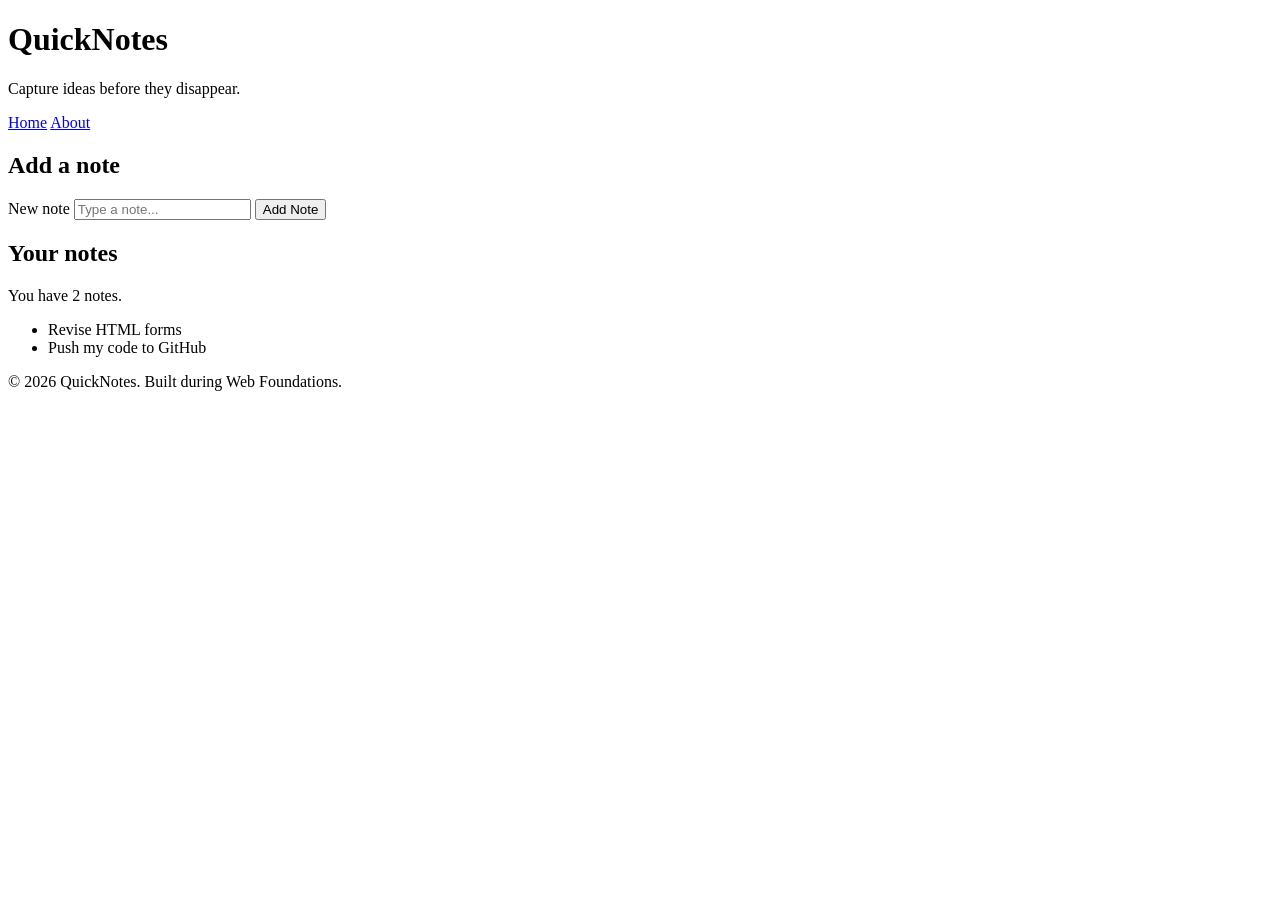
<file: day1/index.html>
<!DOCTYPE html>
<html lang="en">
  <head>
    <meta charset="UTF-8" />
    <meta name="viewport" content="width=device-width, initial-scale=1.0" />
    <title>QuickNotes</title>
  </head>

  <body>
    <header>
      <h1>QuickNotes</h1>
      <p>Capture ideas before they disappear.</p>

      <nav>
        <a href="index.html">Home</a>
        <a href="about.html">About</a>
      </nav>
    </header>

    <main>
      <section>
        <h2>Add a note</h2>

        <form id="note-form">
          <label for="note-input">New note</label>
          <input
            type="text"
            id="note-input"
            placeholder="Type a note..."
            required
          />
          <button type="submit">Add Note</button>
        </form>
      </section>

      <section>
        <h2>Your notes</h2>
        <p id="note-count">You have 2 notes.</p>

        <ul id="notes-list">
          <li>Revise HTML forms</li>
          <li>Push my code to GitHub</li>
        </ul>
      </section>
    </main>

    <footer>
      <p>&copy; 2026 QuickNotes. Built during Web Foundations.</p>
    </footer>
  </body>
</html>
</file>
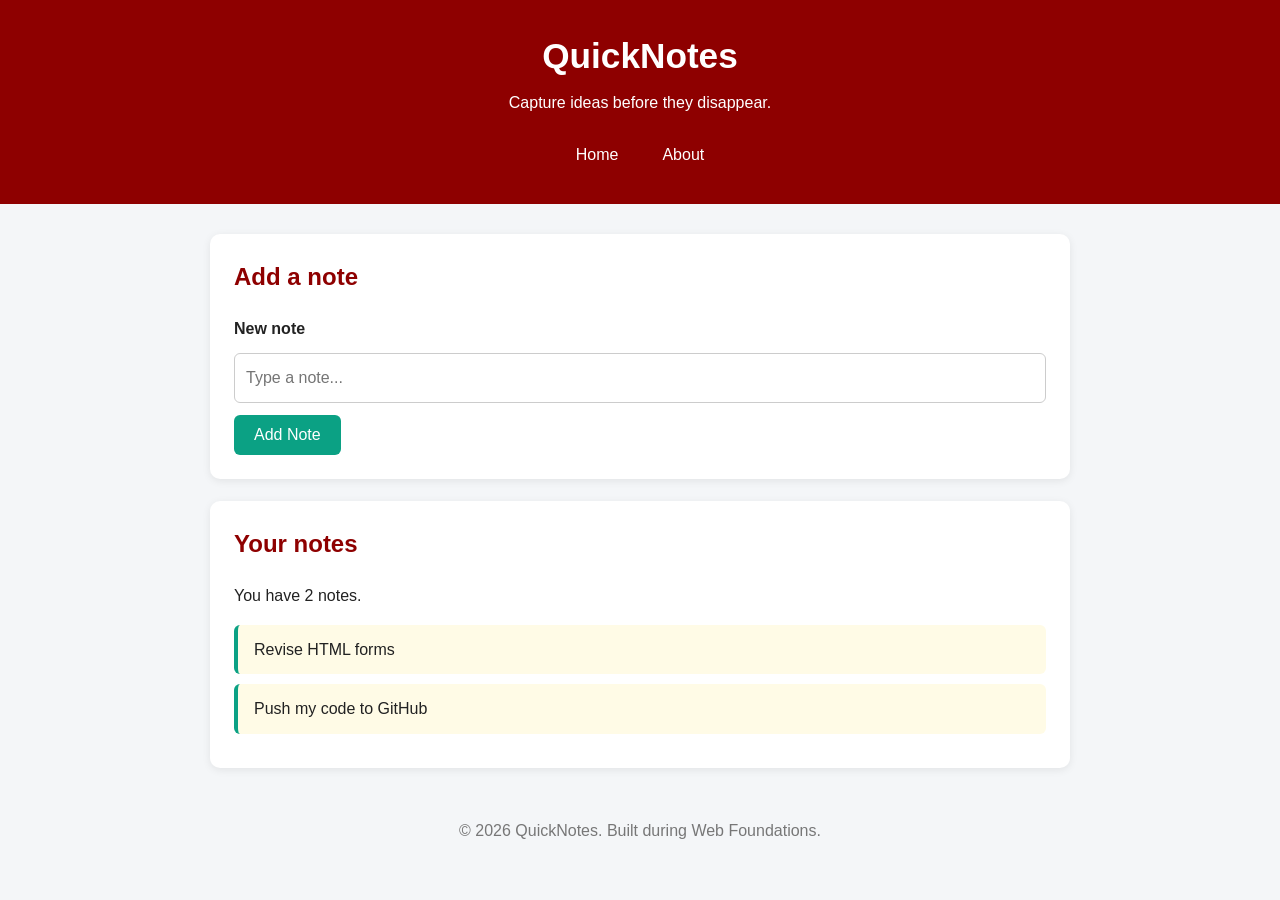
<file: day2/index.html>
<!DOCTYPE html>
<html lang="en">
  <head>
    <meta charset="UTF-8" />
    <meta name="viewport" content="width=device-width, initial-scale=1.0" />
    <title>QuickNotes</title>
    <link rel="stylesheet" href="style.css" />
  </head>

  <body>
    <header>
      <h1>QuickNotes</h1>
      <p>Capture ideas before they disappear.</p>

      <nav>
        <a href="index.html">Home</a>
        <a href="about.html">About</a>
      </nav>
    </header>

    <main>
      <section>
        <h2>Add a note</h2>

        <form id="note-form">
          <label for="note-input">New note</label>
          <input
            type="text"
            id="note-input"
            placeholder="Type a note..."
            required
          />
          <button type="submit">Add Note</button>
        </form>
      </section>

      <section>
        <h2>Your notes</h2>
        <p id="note-count">You have 2 notes.</p>

        <ul id="notes-list">
          <li>Revise HTML forms</li>
          <li>Push my code to GitHub</li>
        </ul>
      </section>
    </main>

    <footer>
      <p>&copy; 2026 QuickNotes. Built during Web Foundations.</p>
    </footer>
  </body>
</html>
</file>
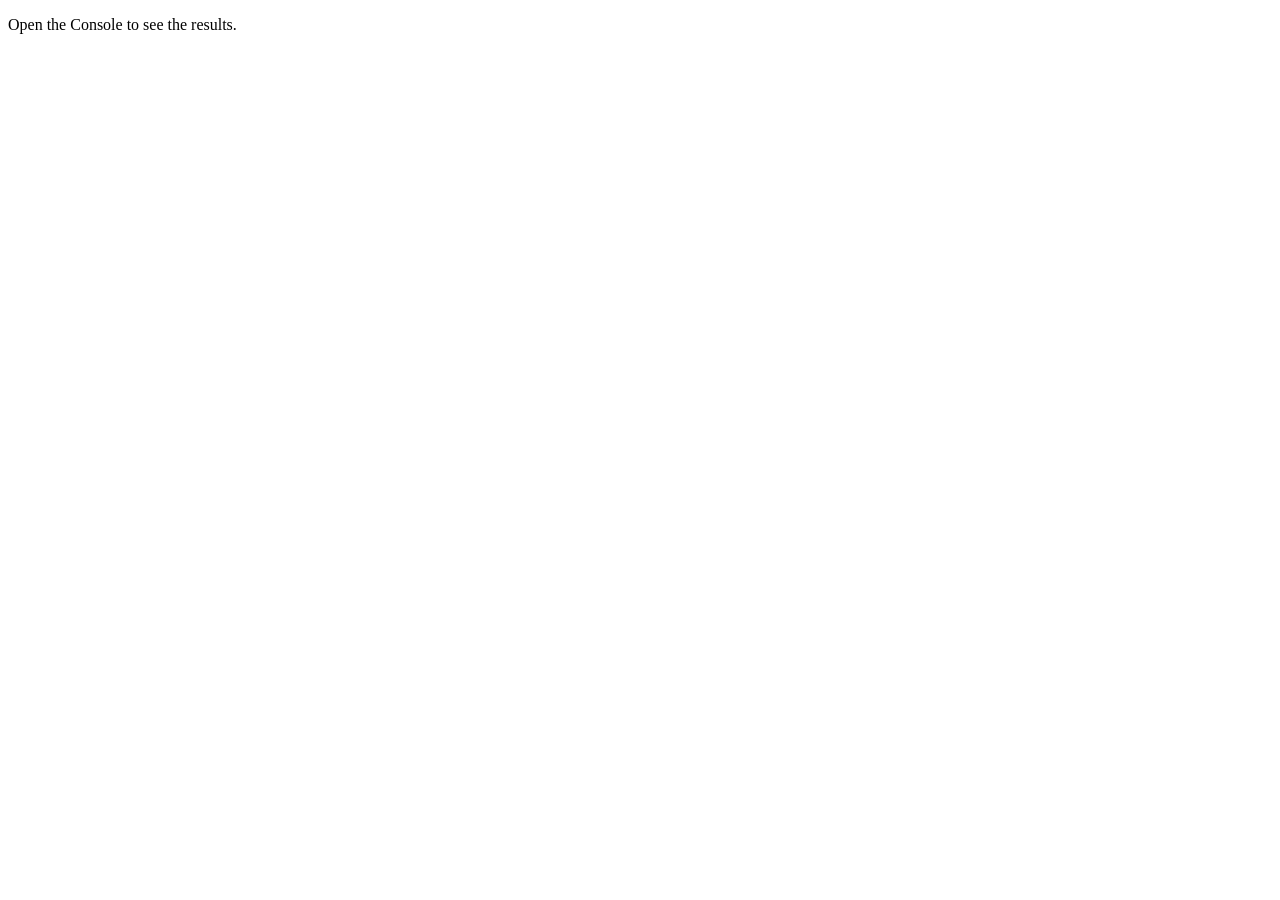
<file: day3/index.html>
<!DOCTYPE html>
<html lang="en">
  <head>
    <meta charset="UTF-8" />
    <meta name="viewport" content="width=device-width, initial-scale=1.0" />
    <title>Notes Toolkit</title>
    <script src="script.js" defer></script>
  </head>

  <body>
    <p>Open the Console to see the results.</p>
  </body>
</html>
</file>
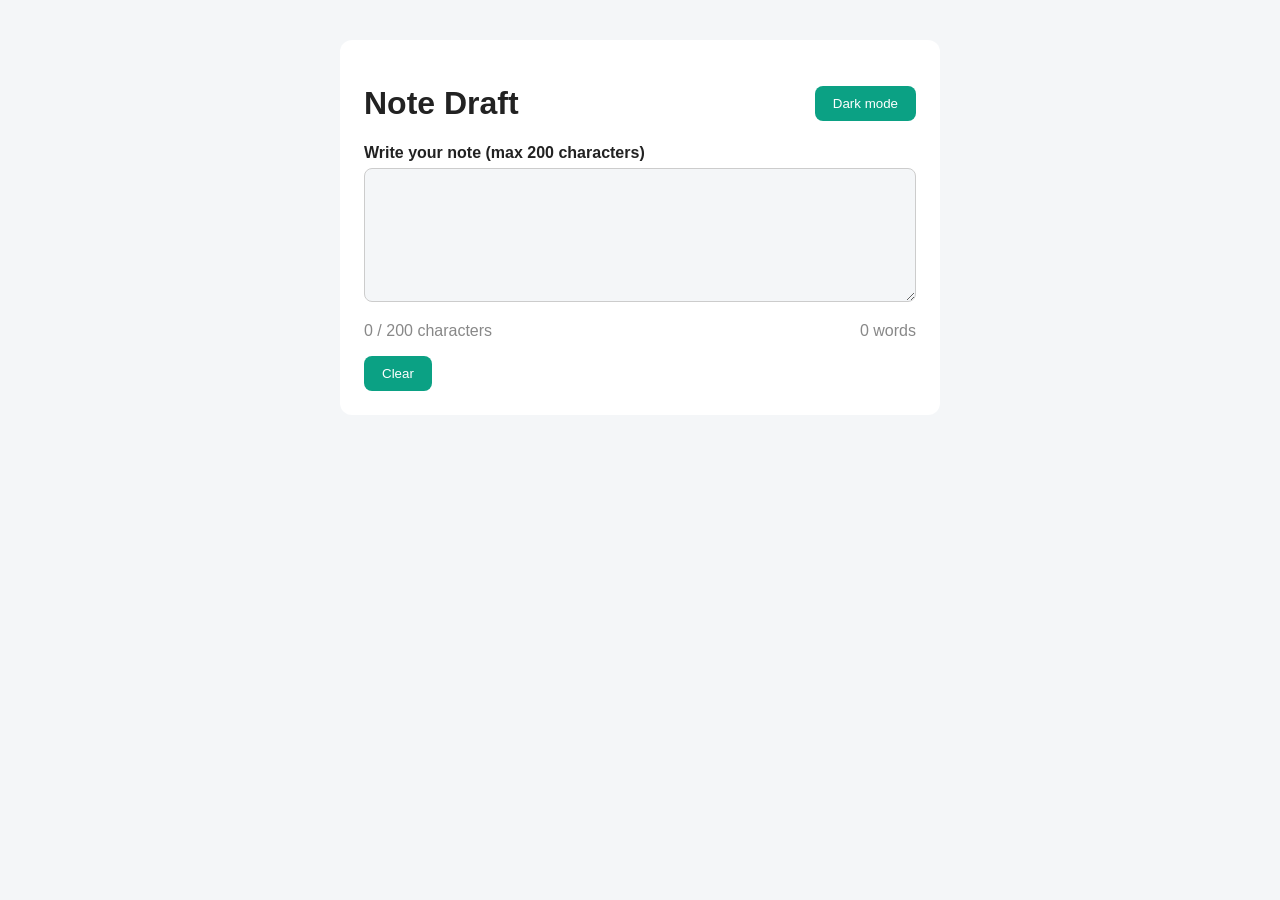
<file: day4/index.html>
<!DOCTYPE html>
<html lang="en">
  <head>
    <meta charset="UTF-8" />
    <meta name="viewport" content="width=device-width, initial-scale=1.0" />
    <title>Note Draft</title>
    <link rel="stylesheet" href="style.css" />
    <script src="script.js" defer></script>
  </head>
  <body>
    <main>
      <div class="top-bar">
        <h1>Note Draft</h1>
        <button type="button" id="theme-toggle">Dark mode</button>
      </div>
 
      <label for="note-text">Write your note (max 200 characters)</label>
      <textarea id="note-text" rows="6"></textarea>
 
      <div class="counters">
        <p id="char-count">0 / 200 characters</p>
        <p id="word-count">0 words</p>
      </div>
 
      <button type="button" id="clear-btn">Clear</button>
    </main>
  </body>
</html>
</file>
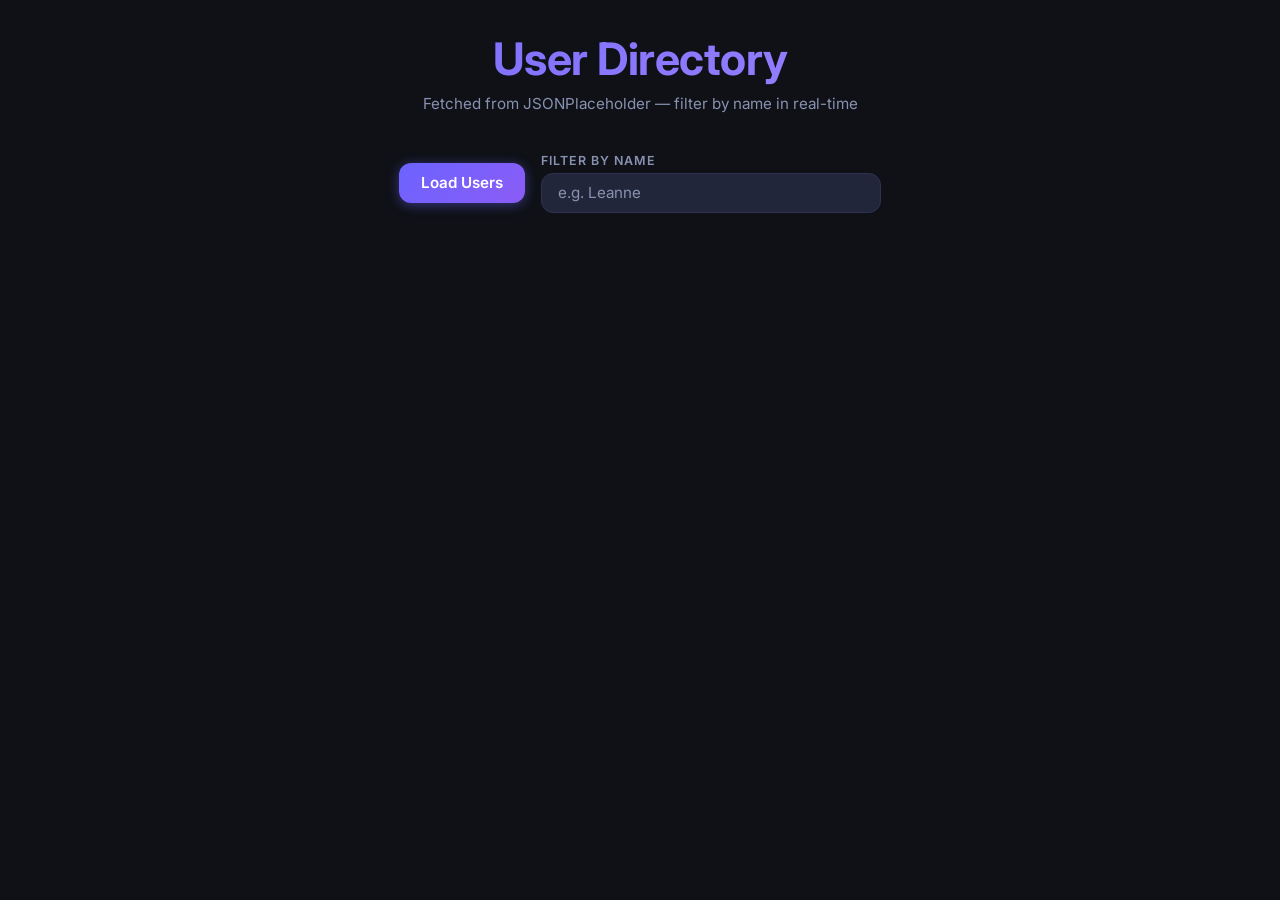
<file: day5/index.html>
<!DOCTYPE html>
<html lang="en">
  <head>
    <meta charset="UTF-8" />
    <meta name="viewport" content="width=device-width, initial-scale=1.0" />
    <title>User Directory | Day 5</title>
    <meta name="description" content="A dynamic user directory that fetches users from an API, with live name filtering and status feedback." />
    <link rel="preconnect" href="https://fonts.googleapis.com" />
    <link rel="preconnect" href="https://fonts.gstatic.com" crossorigin />
    <link href="https://fonts.googleapis.com/css2?family=Inter:wght@400;500;600;700&display=swap" rel="stylesheet" />
    <style>
      /* ── Reset & Tokens ────────────────────────────────── */
      *, *::before, *::after { box-sizing: border-box; margin: 0; padding: 0; }

      :root {
        --bg:        #0f1117;
        --surface:   #1a1d27;
        --surface2:  #22263a;
        --border:    #2e3250;
        --accent:    #6c63ff;
        --accent2:   #a78bfa;
        --text:      #e2e8f0;
        --muted:     #8892b0;
        --success:   #34d399;
        --error:     #f87171;
        --radius:    12px;
        --shadow:    0 4px 24px rgba(0,0,0,.45);
        --transition: 0.22s ease;
      }

      body {
        font-family: 'Inter', sans-serif;
        background: var(--bg);
        color: var(--text);
        min-height: 100vh;
        padding: 2rem 1rem 4rem;
      }

      /* ── Page header ───────────────────────────────────── */
      header {
        text-align: center;
        margin-bottom: 2.5rem;
      }
      header h1 {
        font-size: clamp(1.8rem, 4vw, 2.8rem);
        font-weight: 700;
        background: linear-gradient(135deg, var(--accent), var(--accent2));
        -webkit-background-clip: text;
        -webkit-text-fill-color: transparent;
        background-clip: text;
        letter-spacing: -0.5px;
      }
      header p {
        color: var(--muted);
        margin-top: .5rem;
        font-size: .95rem;
      }

      /* ── Controls ──────────────────────────────────────── */
      .controls {
        display: flex;
        flex-wrap: wrap;
        gap: 1rem;
        align-items: center;
        justify-content: center;
        max-width: 720px;
        margin: 0 auto 1.5rem;
      }

      #load-users {
        display: inline-flex;
        align-items: center;
        gap: .5rem;
        padding: .65rem 1.4rem;
        background: linear-gradient(135deg, var(--accent), #8b5cf6);
        color: #fff;
        font-family: inherit;
        font-size: .95rem;
        font-weight: 600;
        border: none;
        border-radius: var(--radius);
        cursor: pointer;
        transition: opacity var(--transition), transform var(--transition), box-shadow var(--transition);
        box-shadow: 0 2px 12px rgba(108, 99, 255, .45);
      }
      #load-users:hover:not(:disabled) {
        opacity: .9;
        transform: translateY(-1px);
        box-shadow: 0 4px 20px rgba(108, 99, 255, .6);
      }
      #load-users:active:not(:disabled) { transform: translateY(0); }
      #load-users:disabled {
        opacity: .5;
        cursor: not-allowed;
        transform: none;
      }

      .filter-group {
        display: flex;
        flex-direction: column;
        gap: .3rem;
        flex: 1;
        min-width: 200px;
        max-width: 340px;
      }
      .filter-group label {
        font-size: .78rem;
        font-weight: 600;
        color: var(--muted);
        text-transform: uppercase;
        letter-spacing: .08em;
      }
      #filter-input {
        background: var(--surface2);
        border: 1.5px solid var(--border);
        border-radius: var(--radius);
        color: var(--text);
        font-family: inherit;
        font-size: .95rem;
        padding: .6rem 1rem;
        outline: none;
        transition: border-color var(--transition), box-shadow var(--transition);
      }
      #filter-input::placeholder { color: var(--muted); }
      #filter-input:focus {
        border-color: var(--accent);
        box-shadow: 0 0 0 3px rgba(108, 99, 255, .2);
      }

      /* ── Status ────────────────────────────────────────── */
      #status {
        text-align: center;
        font-size: .9rem;
        font-weight: 500;
        min-height: 1.4rem;
        margin: 0 auto 1.5rem;
        max-width: 720px;
        color: var(--muted);
        transition: color var(--transition);
      }
      #status.loading { color: var(--accent2); }
      #status.success { color: var(--success); }
      #status.error   { color: var(--error); }

      /* ── User list ─────────────────────────────────────── */
      #users-list {
        list-style: none;
        display: grid;
        grid-template-columns: repeat(auto-fill, minmax(280px, 1fr));
        gap: 1rem;
        max-width: 960px;
        margin: 0 auto;
        padding: 0;
      }

      /* User card  (li) – built by JS */
      #users-list li {
        background: var(--surface);
        border: 1.5px solid var(--border);
        border-radius: var(--radius);
        padding: 1.2rem 1.4rem;
        transition: border-color var(--transition), transform var(--transition), box-shadow var(--transition);
        animation: fadeUp .3s ease both;
      }
      #users-list li:hover {
        border-color: var(--accent);
        transform: translateY(-3px);
        box-shadow: var(--shadow);
      }

      @keyframes fadeUp {
        from { opacity: 0; transform: translateY(12px); }
        to   { opacity: 1; transform: translateY(0); }
      }

      .user-name  { font-size: 1.05rem; font-weight: 700; color: var(--text); margin-bottom: .4rem; }
      .user-email { font-size: .85rem; color: var(--accent2); margin-bottom: .6rem; }
      .user-meta  { display: flex; flex-direction: column; gap: .2rem; }
      .user-meta span {
        font-size: .82rem;
        color: var(--muted);
        display: flex;
        align-items: center;
        gap: .4rem;
      }
      .user-meta span::before { content: '›'; color: var(--accent); font-weight: 700; }

      /* Empty / no-match message */
      .empty-msg {
        grid-column: 1 / -1;
        text-align: center;
        color: var(--muted);
        font-size: .95rem;
        padding: 2rem;
      }
    </style>
  </head>
  <body>
    <header>
      <h1>User Directory</h1>
      <p>Fetched from JSONPlaceholder &mdash; filter by name in real-time</p>
    </header>

    <div class="controls">
      <button id="load-users">Load Users</button>

      <div class="filter-group">
        <label for="filter-input">Filter by name</label>
        <input
          id="filter-input"
          type="search"
          placeholder="e.g. Leanne"
          autocomplete="off"
        />
      </div>
    </div>

    <p id="status"></p>

    <ul id="users-list"></ul>

    <script src="users.js" defer></script>
  </body>
</html>
</file>
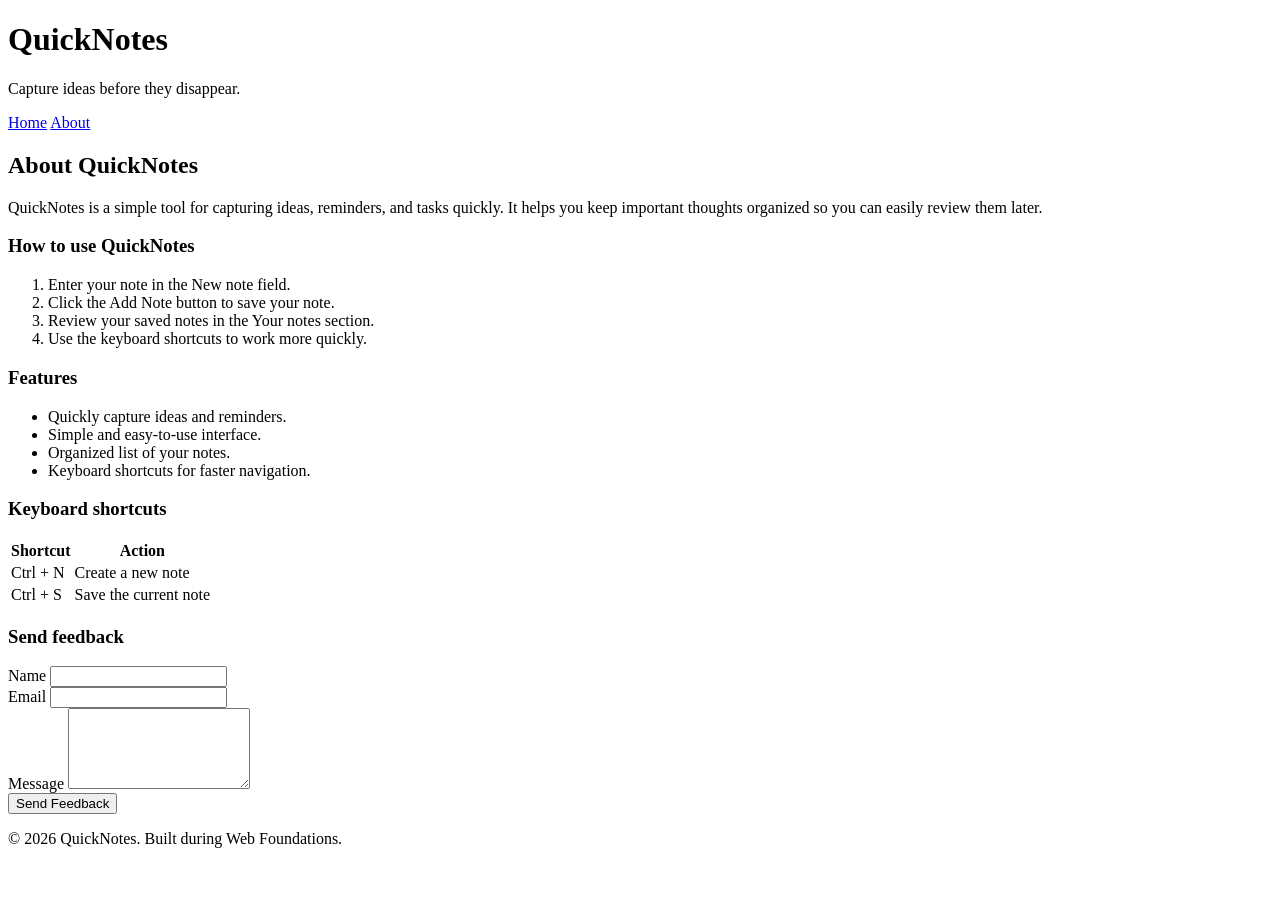
<file: day1/about.html>
<!DOCTYPE html>
<html lang="en">
  <head>
    <meta charset="UTF-8" />
    <meta name="viewport" content="width=device-width, initial-scale=1.0" />
    <title>About QuickNotes</title>
  </head>

  <body>
    <header>
      <h1>QuickNotes</h1>
      <p>Capture ideas before they disappear.</p>

      <nav>
        <a href="index.html">Home</a>
        <a href="about.html">About</a>
      </nav>
    </header>

    <main>
      <h2>About QuickNotes</h2>

      <p>
        QuickNotes is a simple tool for capturing ideas, reminders, and tasks
        quickly. It helps you keep important thoughts organized so you can
        easily review them later.
      </p>

      <section>
        <h3>How to use QuickNotes</h3>

        <ol>
          <li>Enter your note in the New note field.</li>
          <li>Click the Add Note button to save your note.</li>
          <li>Review your saved notes in the Your notes section.</li>
          <li>Use the keyboard shortcuts to work more quickly.</li>
        </ol>
      </section>

      <section>
        <h3>Features</h3>

        <ul>
          <li>Quickly capture ideas and reminders.</li>
          <li>Simple and easy-to-use interface.</li>
          <li>Organized list of your notes.</li>
          <li>Keyboard shortcuts for faster navigation.</li>
        </ul>
      </section>

      <section>
        <h3>Keyboard shortcuts</h3>

        <table>
          <thead>
            <tr>
              <th>Shortcut</th>
              <th>Action</th>
            </tr>
          </thead>

          <tbody>
            <tr>
              <td>Ctrl + N</td>
              <td>Create a new note</td>
            </tr>

            <tr>
              <td>Ctrl + S</td>
              <td>Save the current note</td>
            </tr>
          </tbody>
        </table>
      </section>

      <section>
        <h3>Send feedback</h3>

        <form>
          <div>
            <label for="name">Name</label>
            <input type="text" id="name" name="name" required />
          </div>

          <div>
            <label for="email">Email</label>
            <input type="email" id="email" name="email" required />
          </div>

          <div>
            <label for="message">Message</label>
            <textarea
              id="message"
              name="message"
              rows="5"
              required
            ></textarea>
          </div>

          <button type="submit">Send Feedback</button>
        </form>
      </section>
    </main>

    <footer>
      <p>&copy; 2026 QuickNotes. Built during Web Foundations.</p>
    </footer>
  </body>
</html>
</file>
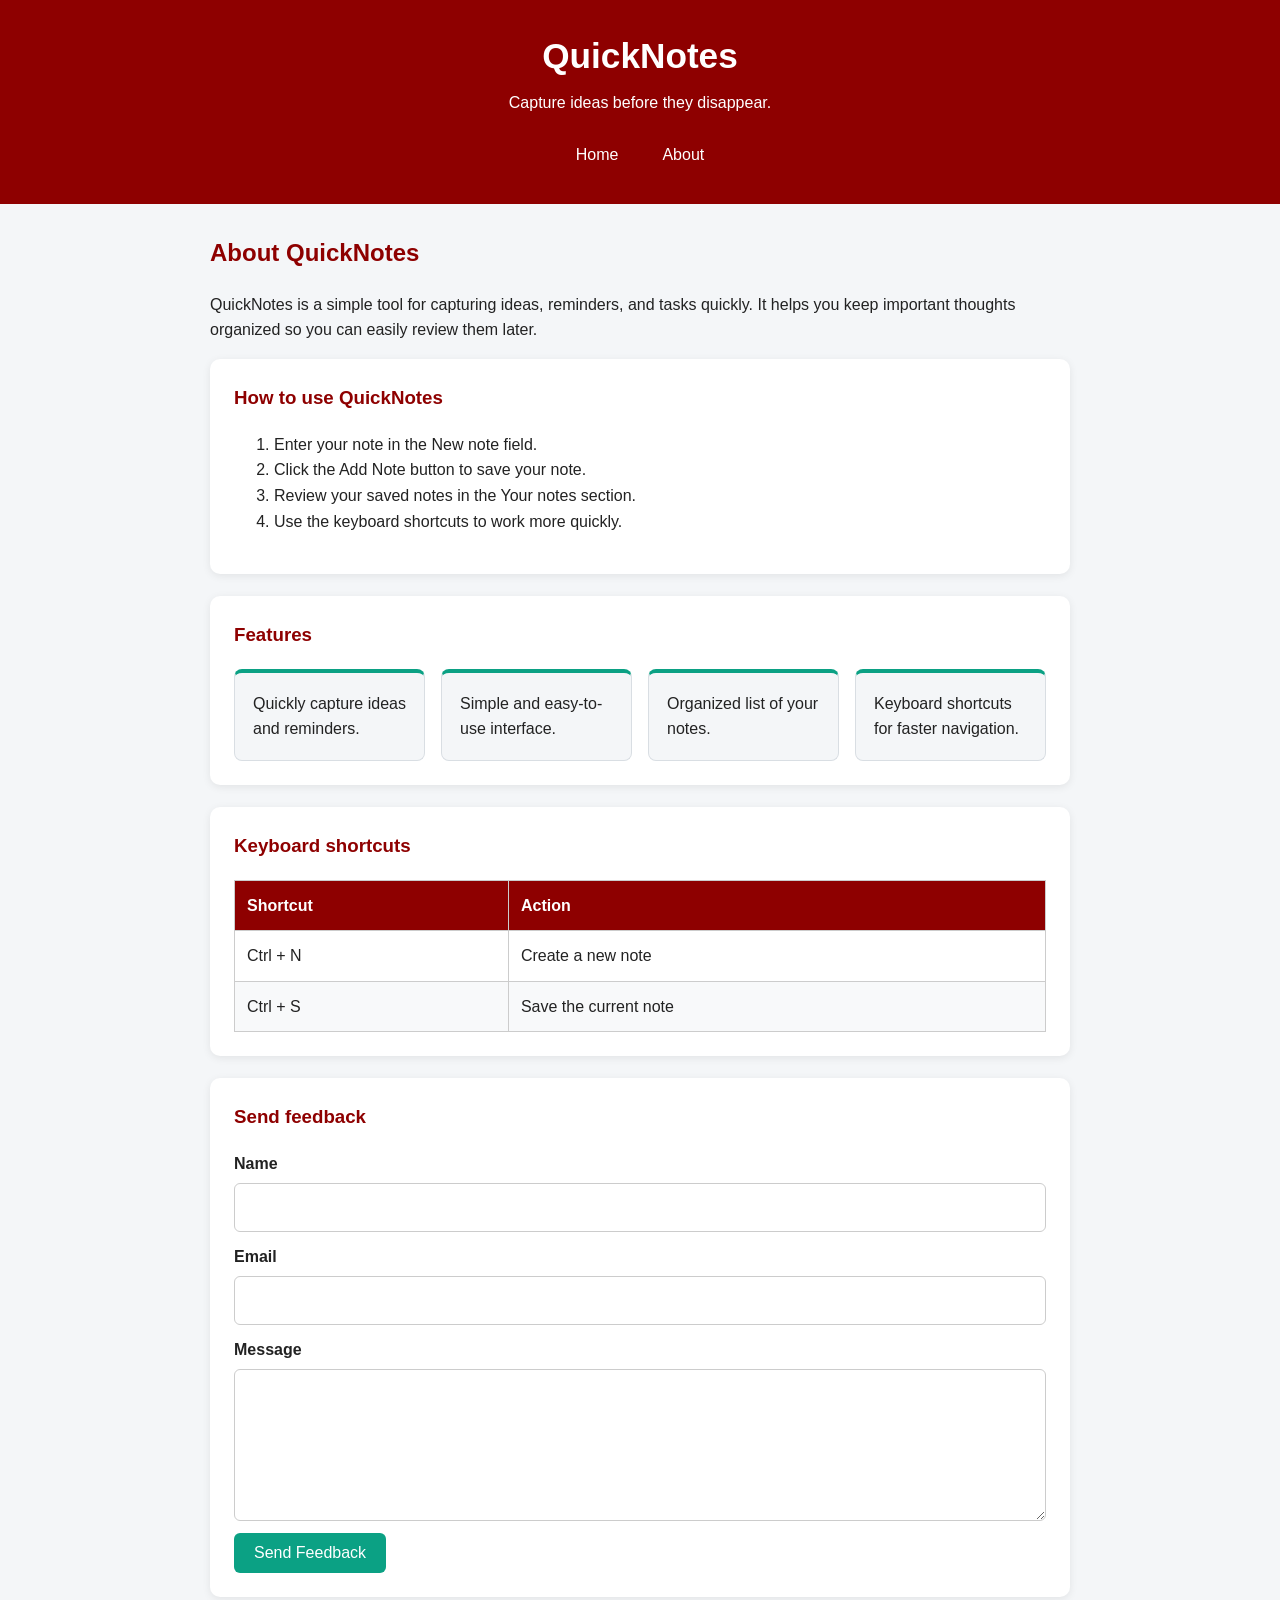
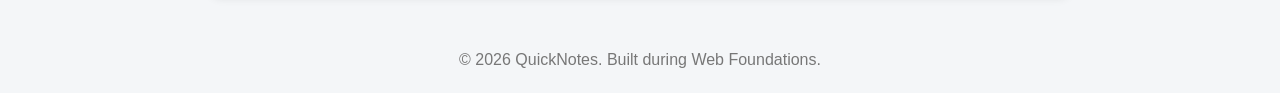
<file: day2/about.html>
<!DOCTYPE html>
<html lang="en">
  <head>
    <meta charset="UTF-8" />
    <meta name="viewport" content="width=device-width, initial-scale=1.0" />
    <title>About QuickNotes</title>
    <link rel="stylesheet" href="style.css" />
  </head>

  <body>
    <header>
      <h1>QuickNotes</h1>
      <p>Capture ideas before they disappear.</p>

      <nav>
        <a href="index.html">Home</a>
        <a href="about.html">About</a>
      </nav>
    </header>

    <main>
      <h2>About QuickNotes</h2>

      <p>
        QuickNotes is a simple tool for capturing ideas, reminders, and tasks
        quickly. It helps you keep important thoughts organized so you can
        easily review them later.
      </p>

      <section>
        <h3>How to use QuickNotes</h3>

        <ol>
          <li>Enter your note in the New note field.</li>
          <li>Click the Add Note button to save your note.</li>
          <li>Review your saved notes in the Your notes section.</li>
          <li>Use the keyboard shortcuts to work more quickly.</li>
        </ol>
      </section>

      <section>
        <h3>Features</h3>

        <ul class="features">
          <li>Quickly capture ideas and reminders.</li>
          <li>Simple and easy-to-use interface.</li>
          <li>Organized list of your notes.</li>
          <li>Keyboard shortcuts for faster navigation.</li>
        </ul>
      </section>

      <section>
        <h3>Keyboard shortcuts</h3>

        <table>
          <thead>
            <tr>
              <th>Shortcut</th>
              <th>Action</th>
            </tr>
          </thead>

          <tbody>
            <tr>
              <td>Ctrl + N</td>
              <td>Create a new note</td>
            </tr>

            <tr>
              <td>Ctrl + S</td>
              <td>Save the current note</td>
            </tr>
          </tbody>
        </table>
      </section>

      <section>
        <h3>Send feedback</h3>

        <form>
          <div>
            <label for="name">Name</label>
            <input type="text" id="name" name="name" required />
          </div>

          <div>
            <label for="email">Email</label>
            <input type="email" id="email" name="email" required />
          </div>

          <div>
            <label for="message">Message</label>
            <textarea
              id="message"
              name="message"
              rows="5"
              required
            ></textarea>
          </div>

          <button type="submit">Send Feedback</button>
        </form>
      </section>
    </main>

    <footer>
      <p>&copy; 2026 QuickNotes. Built during Web Foundations.</p>
    </footer>
  </body>
</html>
</file>
<file: day2/style.css>
/* ========================================
   1. RESET & BASE STYLES
   ======================================== */

*,
*::before,
*::after {
  box-sizing: border-box;
}

body {
  margin: 0;
  font-family: "Segoe UI", Arial, sans-serif;
  background-color: #f4f6f8;
  color: #222;
  line-height: 1.6;
}


/* ========================================
   2. HEADER
   ======================================== */

header {
  background-color: #8e0000;
  color: white;
  text-align: center;
  padding: 28px 20px;
}

header h1 {
  margin: 0 0 6px;
  font-size: 2.2rem;
}

header p {
  margin: 0;
}


/* ========================================
   3. NAVIGATION
   ======================================== */

nav {
  margin-top: 18px;
}

nav {
  display: flex;
  justify-content: center;
  align-items: center;
  gap: 16px;
}

nav a {
  color: white;
  text-decoration: none;
  padding: 8px 14px;
  border-radius: 6px;
  transition: background-color 0.3s ease,
              color 0.3s ease;
}

nav a:hover {
  background-color: white;
  color: #8e0000;
}


/* ========================================
   4. MAIN CONTENT
   ======================================== */

main {
  max-width: 900px;
  margin: 30px auto;
  padding: 0 20px;
}

main > h2 {
  margin-bottom: 20px;
  color: #8e0000;
}

section {
  background-color: white;
  padding: 24px;
  margin-bottom: 22px;
  border-radius: 10px;
  box-shadow: 0 2px 8px rgba(0, 0, 0, 0.08);
}

section h2,
section h3 {
  margin-top: 0;
  color: #8e0000;
}


/* ========================================
   5. QUICKNOTES FORM
   ======================================== */

form {
  display: flex;
  flex-direction: column;
  gap: 12px;
}

form label {
  font-weight: 600;
}

form input,
form textarea {
  width: 100%;
  padding: 11px;
  border: 1px solid #ccc;
  border-radius: 6px;
  font: inherit;
}

form input:focus,
form textarea:focus {
  outline: 2px solid #0ba184;
  border-color: #0ba184;
}


/* ========================================
   6. BUTTONS
   ======================================== */

button {
  width: fit-content;
  background-color: #0ba184;
  color: white;
  border: none;
  padding: 11px 20px;
  border-radius: 6px;
  font-size: 1rem;
  cursor: pointer;

  transition: background-color 0.3s ease,
              transform 0.3s ease;
}

button:hover {
  background-color: #088a70;
  transform: translateY(-2px);
}


/* ========================================
   7. NOTES LIST
   ======================================== */

#notes-list {
  list-style: none;
  padding: 0;
  margin: 16px 0 0;
}

#notes-list li {
  background-color: #fffbe6;
  border-left: 4px solid #0ba184;
  padding: 12px 16px;
  margin-bottom: 10px;
  border-radius: 6px;
}


/* ========================================
   8. FEATURES GRID
   ======================================== */

.features {
  list-style: none;
  padding: 0;
  margin: 18px 0 0;

  display: grid;
  grid-template-columns: repeat(auto-fit, minmax(180px, 1fr));
  gap: 16px;
}

.features li {
  background-color: #f4f6f8;
  border: 1px solid #d9dee3;
  border-top: 4px solid #0ba184;
  border-radius: 8px;
  padding: 18px;

  transition: transform 0.3s ease,
              box-shadow 0.3s ease;
}

.features li:hover {
  transform: translateY(-3px);
  box-shadow: 0 4px 10px rgba(0, 0, 0, 0.1);
}


/* ========================================
   9. KEYBOARD SHORTCUTS TABLE
   ======================================== */

table {
  width: 100%;
  border-collapse: collapse;
  margin-top: 15px;
}

th,
td {
  border: 1px solid #ccc;
  padding: 12px;
  text-align: left;
}

th {
  background-color: #8e0000;
  color: white;
}

tbody tr:nth-child(even) {
  background-color: #f8f9fa;
}


/* ========================================
   10. FEEDBACK FORM
   ======================================== */

section form > div {
  display: flex;
  flex-direction: column;
  gap: 6px;
}

section form textarea {
  resize: vertical;
  min-height: 120px;
}


/* ========================================
   11. FOOTER
   ======================================== */

footer {
  text-align: center;
  color: #777;
  padding: 20px;
}

footer p {
  margin: 0;
}


/* ========================================
   12. RESPONSIVE DESIGN
   ======================================== */

@media (max-width: 600px) {
  header {
    padding: 20px 12px;
  }

  header h1 {
    font-size: 1.8rem;
  }

  nav {
    gap: 10px;
  }

  nav a {
    padding: 7px 10px;
    font-size: 0.9rem;
  }

  main {
    margin: 20px auto;
    padding: 0 12px;
  }

  section {
    padding: 18px;
  }

  .features {
    grid-template-columns: 1fr;
  }

  th,
  td {
    padding: 9px;
  }
}
</file>
<file: day4/style.css>
:root {
  --bg: #f4f6f8;
  --card: #ffffff;
  --text: #222222;
  --border: #cccccc;
  --accent: #0ba184;
}
 
body.dark {
  --bg: #121212;
  --card: #1e1e1e;
  --text: #eeeeee;
  --border: #444444;
  --accent: #34d3b1;
}
 
*,
*::before,
*::after {
  box-sizing: border-box;
}
 
body {
  margin: 0;
  font-family: "Segoe UI", Arial, sans-serif;
  background: var(--bg);
  color: var(--text);
  transition: background 0.3s ease, color 0.3s ease;
}
 
main {
  max-width: 600px;
  margin: 40px auto;
  padding: 24px;
  background: var(--card);
  border-radius: 12px;
}
 
.top-bar {
  display: flex;
  justify-content: space-between;
  align-items: center;
}
 
label {
  display: block;
  font-weight: bold;
  margin-bottom: 6px;
}
 
textarea {
  width: 100%;
  padding: 12px;
  border: 1px solid var(--border);
  border-radius: 8px;
  background: var(--bg);
  color: var(--text);
  font: inherit;
}
 
.counters {
  display: flex;
  justify-content: space-between;
  color: #888;
}
 
.warning {
  color: #d97706;
}
 
.over {
  color: #b91c1c;
  font-weight: bold;
}
 
button {
  background: var(--accent);
  color: white;
  border: none;
  padding: 10px 18px;
  border-radius: 8px;
  cursor: pointer;
}
</file>
